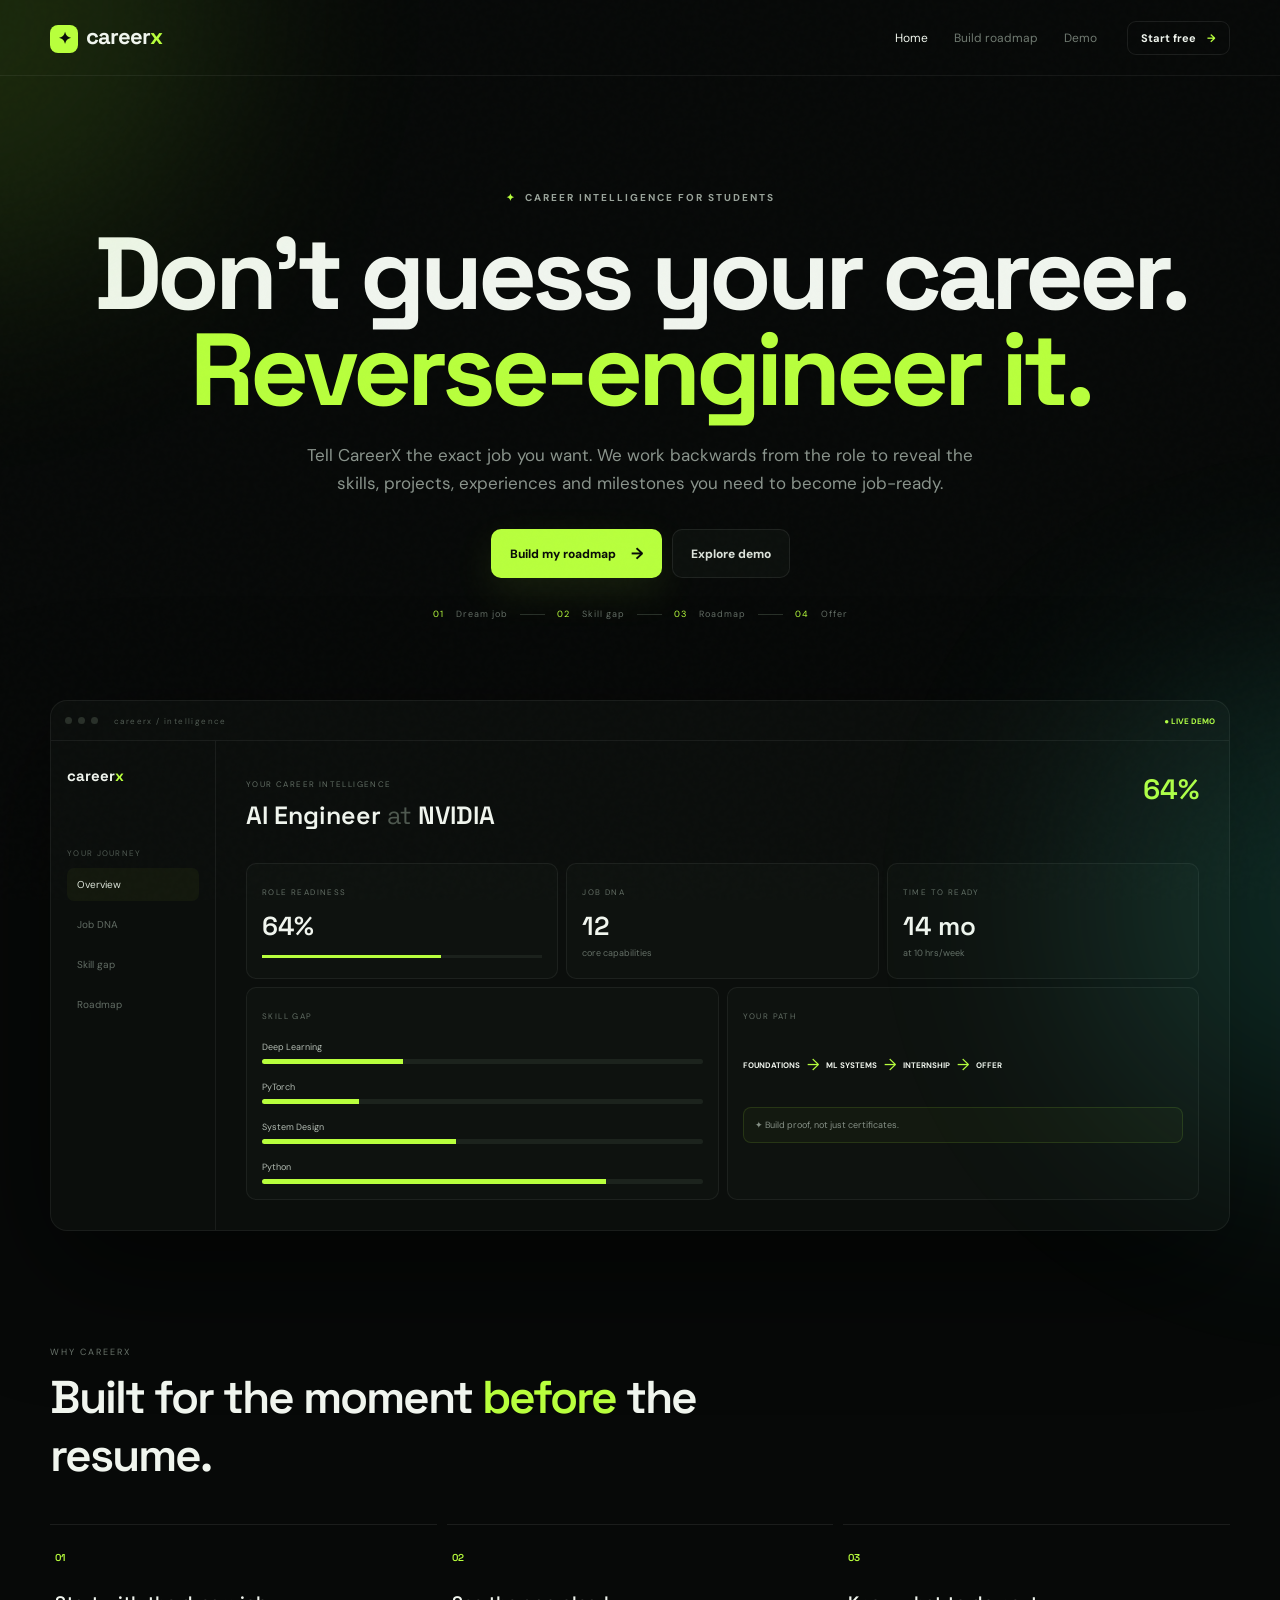
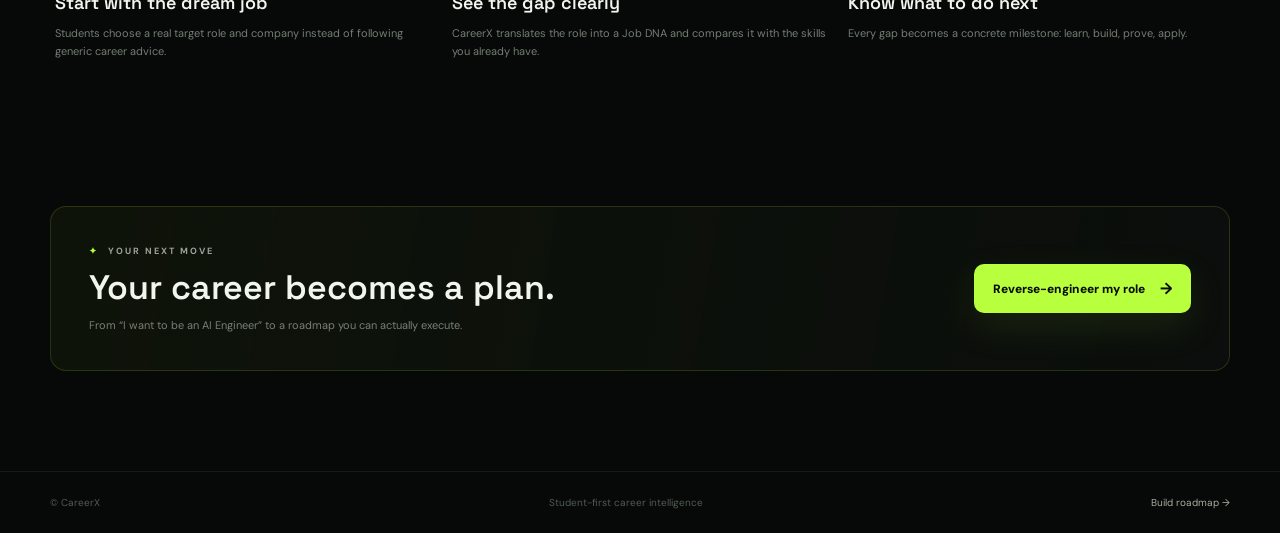
<file: index.html>
<!doctype html>
<html lang="en">
<head>
<meta charset="utf-8"><meta name="viewport" content="width=device-width,initial-scale=1">
<meta name="theme-color" content="#b8ff3d"><meta name="description" content="CareerX reverse-engineers your dream job into a personalized student roadmap.">
<title>CareerX — Decode your dream job</title>
<link rel="manifest" href="manifest.webmanifest"><link rel="icon" href="data:image/svg+xml,%3Csvg xmlns='http://www.w3.org/2000/svg' viewBox='0 0 100 100'%3E%3Crect width='100' height='100' rx='24' fill='%23b8ff3d'/%3E%3Ctext x='50' y='66' text-anchor='middle' font-size='58'%3E✦%3C/text%3E%3C/svg%3E">
<link rel="stylesheet" href="styles.css">
</head>
<body>
<div class="noise"></div><div class="glow g1"></div><div class="glow g2"></div>
<header class="nav">
  <a class="brand" href="index.html"><span class="brand-icon">✦</span>career<span>x</span></a>
  <nav><a href="index.html" class="active">Home</a><a href="build.html">Build roadmap</a><a href="dashboard.html">Demo</a></nav>
  <a class="nav-cta" href="build.html">Start free <span>→</span></a>
</header>
<main>
<section class="hero wrap">
  <div class="eyebrow"><span>✦</span> CAREER INTELLIGENCE FOR STUDENTS</div>
  <h1>Don't guess your career.<br><em>Reverse-engineer it.</em></h1>
  <p class="hero-sub">Tell CareerX the exact job you want. We work backwards from the role to reveal the skills, projects, experiences and milestones you need to become job-ready.</p>
  <div class="hero-actions"><a class="btn primary" href="build.html">Build my roadmap <b>→</b></a><a class="btn secondary" href="dashboard.html">Explore demo</a></div>
  <div class="proof"><span>01</span> Dream job <i></i><span>02</span> Skill gap <i></i><span>03</span> Roadmap <i></i><span>04</span> Offer</div>
</section>
<section class="product-shot wrap">
  <div class="browser-bar"><span></span><span></span><span></span><label>careerx / intelligence</label><b>● LIVE DEMO</b></div>
  <div class="shot-body">
    <aside><div class="side-brand">career<span>x</span></div><small>YOUR JOURNEY</small><a class="side-active">Overview</a><a>Job DNA</a><a>Skill gap</a><a>Roadmap</a></aside>
    <div class="shot-main">
      <div class="shot-title"><div><small>YOUR CAREER INTELLIGENCE</small><h2>AI Engineer <span>at</span> NVIDIA</h2></div><strong>64%</strong></div>
      <div class="shot-cards"><div><small>ROLE READINESS</small><b>64%</b><i></i></div><div><small>JOB DNA</small><b>12</b><p>core capabilities</p></div><div><small>TIME TO READY</small><b>14 mo</b><p>at 10 hrs/week</p></div></div>
      <div class="shot-grid"><div class="shot-panel"><small>SKILL GAP</small><div class="fakebar"><label>Deep Learning</label><span><i style="width:32%"></i></span></div><div class="fakebar"><label>PyTorch</label><span><i style="width:22%"></i></span></div><div class="fakebar"><label>System Design</label><span><i style="width:44%"></i></span></div><div class="fakebar"><label>Python</label><span><i style="width:78%"></i></span></div></div><div class="shot-panel"><small>YOUR PATH</small><div class="path-mini"><b>FOUNDATIONS</b><span>→</span><b>ML SYSTEMS</b><span>→</span><b>INTERNSHIP</b><span>→</span><b>OFFER</b></div><div class="quote-mini">✦ Build proof, not just certificates.</div></div></div>
    </div>
  </div>
</section>
<section class="wrap feature-section">
  <div class="section-label">WHY CAREERX</div><h2>Built for the moment <em>before</em> the resume.</h2>
  <div class="features">
    <article><span>01</span><h3>Start with the dream job</h3><p>Students choose a real target role and company instead of following generic career advice.</p></article>
    <article><span>02</span><h3>See the gap clearly</h3><p>CareerX translates the role into a Job DNA and compares it with the skills you already have.</p></article>
    <article><span>03</span><h3>Know what to do next</h3><p>Every gap becomes a concrete milestone: learn, build, prove, apply.</p></article>
  </div>
</section>
<section class="wrap closing"><div><div class="eyebrow"><span>✦</span> YOUR NEXT MOVE</div><h2>Your career becomes a plan.</h2><p>From “I want to be an AI Engineer” to a roadmap you can actually execute.</p></div><a class="btn primary" href="build.html">Reverse-engineer my role <b>→</b></a></section>
</main>
<footer><span>© CareerX</span><span>Student-first career intelligence</span><a href="build.html">Build roadmap →</a></footer>
<script src="app.js"></script>
</body></html>
</file>
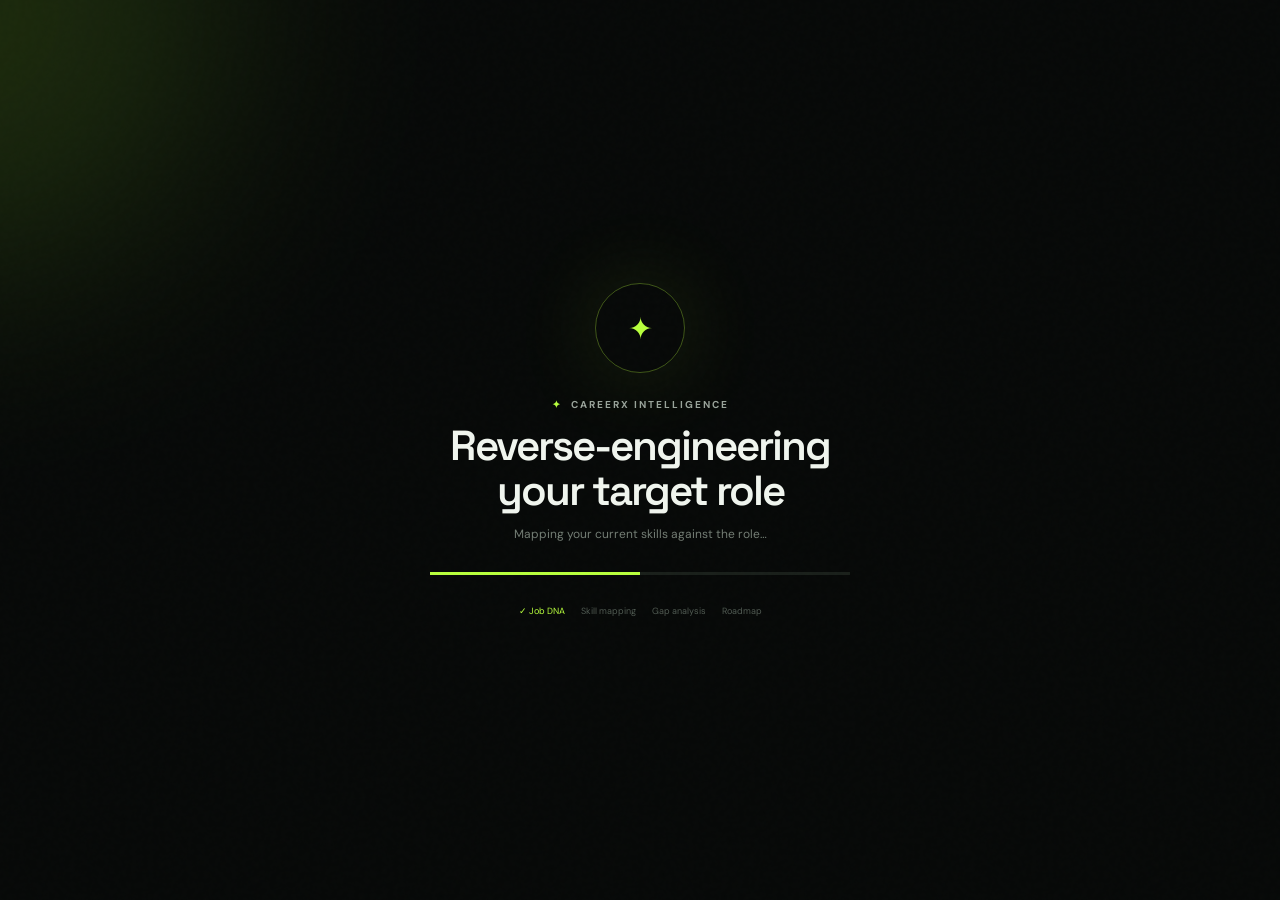
<file: analyze.html>
<!doctype html><html lang="en"><head><meta charset="utf-8"><meta name="viewport" content="width=device-width,initial-scale=1"><meta name="theme-color" content="#b8ff3d"><title>Analyzing — CareerX</title><link rel="stylesheet" href="styles.css"></head><body class="center-page"><div class="noise"></div><div class="glow g1"></div><main class="analysis"><div class="analysis-orb">✦</div><div class="eyebrow"><span>✦</span> CAREERX INTELLIGENCE</div><h1>Reverse-engineering<br>your target role</h1><p id="analysisText">Extracting the signals that matter for your dream job.</p><div class="progress"><i id="progress"></i></div><div class="analysis-steps"><span class="on">✓ Job DNA</span><span>Skill mapping</span><span>Gap analysis</span><span>Roadmap</span></div></main><script>let p=0;const bar=document.getElementById('progress'),t=document.getElementById('analysisText'),msgs=['Extracting job DNA from the target role…','Mapping your current skills against the role…','Finding your highest-leverage gaps…','Building your personalized execution plan…'];const timer=setInterval(()=>{p+=25;bar.style.width=p+'%';t.textContent=msgs[Math.min(p/25-1,3)];if(p>=100){clearInterval(timer);setTimeout(()=>location.href='dashboard.html',500)}},500)</script></body></html>
</file>
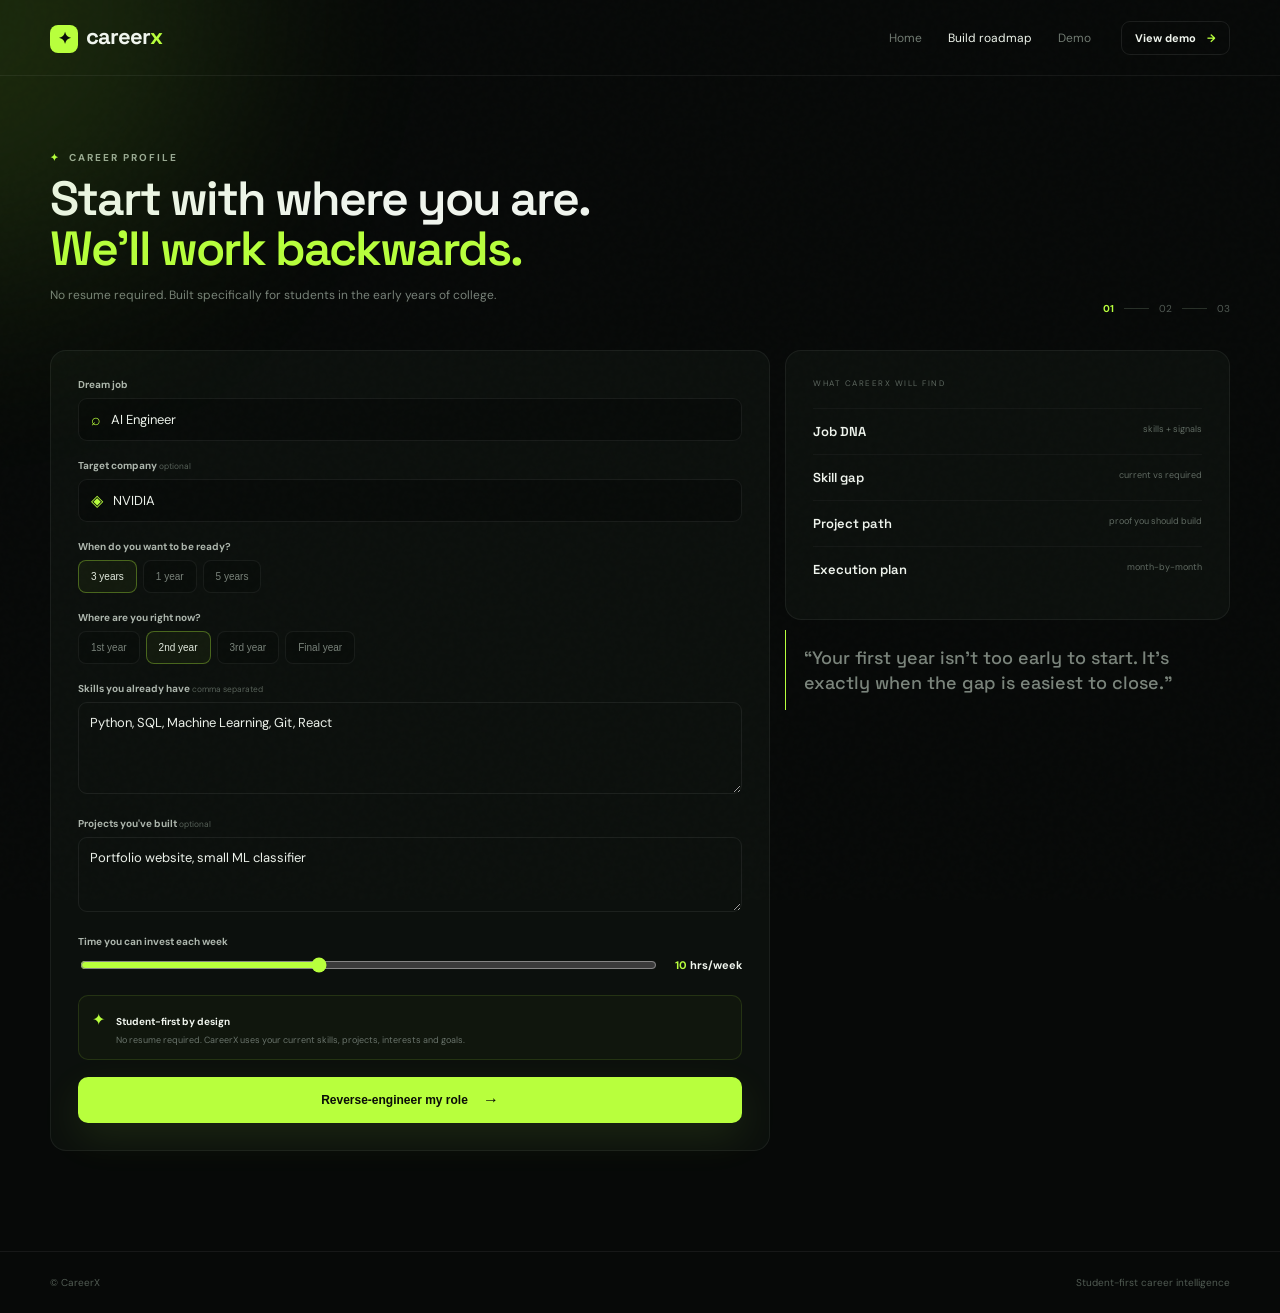
<file: build.html>
<!doctype html>
<html lang="en">
<head><meta charset="utf-8"><meta name="viewport" content="width=device-width,initial-scale=1"><meta name="theme-color" content="#b8ff3d">
<title>Build your roadmap — CareerX</title><link rel="manifest" href="manifest.webmanifest"><link rel="stylesheet" href="styles.css">
</head>
<body class="app-page"><div class="noise"></div><div class="glow g1"></div>
<header class="nav"><a class="brand" href="index.html"><span class="brand-icon">✦</span>career<span>x</span></a><nav><a href="index.html">Home</a><a href="build.html" class="active">Build roadmap</a><a href="dashboard.html">Demo</a></nav><a class="nav-cta" href="dashboard.html">View demo <span>→</span></a></header>
<main class="wrap form-page">
<div class="page-head"><div><div class="eyebrow"><span>✦</span> CAREER PROFILE</div><h1>Start with where you are.<br><em>We’ll work backwards.</em></h1><p>No resume required. Built specifically for students in the early years of college.</p></div><div class="stepper"><b>01</b><i></i><span>02</span><i></i><span>03</span></div></div>
<div class="form-layout">
<form class="form-card" id="careerForm">
<label>Dream job</label><div class="input-wrap"><span>⌕</span><input id="role" required value="AI Engineer" placeholder="e.g. Product Designer"></div>
<label>Target company <small>optional</small></label><div class="input-wrap"><span>◈</span><input id="company" value="NVIDIA" placeholder="e.g. Google, Microsoft, Deloitte"></div>
<label>When do you want to be ready?</label><div class="choices" data-group="time"><button type="button" class="selected" data-value="3">3 years</button><button type="button" data-value="1">1 year</button><button type="button" data-value="5">5 years</button></div>
<label>Where are you right now?</label><div class="choices" data-group="level"><button type="button" data-value="1st year">1st year</button><button type="button" class="selected" data-value="2nd year">2nd year</button><button type="button" data-value="3rd year">3rd year</button><button type="button" data-value="final year">Final year</button></div>
<label>Skills you already have <small>comma separated</small></label><textarea id="skills" rows="4">Python, SQL, Machine Learning, Git, React</textarea>
<label>Projects you've built <small>optional</small></label><textarea id="projects" rows="3" placeholder="e.g. attendance app, ML classifier, portfolio website">Portfolio website, small ML classifier</textarea>
<label>Time you can invest each week</label><div class="range"><input id="hours" type="range" min="3" max="20" value="10"><b><span id="hoursOut">10</span> hrs/week</b></div>
<div class="student-note"><span>✦</span><div><b>Student-first by design</b><p>No resume required. CareerX uses your current skills, projects, interests and goals.</p></div></div>
<button class="btn primary submit" type="submit">Reverse-engineer my role <b>→</b></button>
</form>
<aside class="form-aside"><div class="aside-card"><div class="mini-eyebrow">WHAT CAREERX WILL FIND</div><div class="finding"><b>Job DNA</b><span>skills + signals</span></div><div class="finding"><b>Skill gap</b><span>current vs required</span></div><div class="finding"><b>Project path</b><span>proof you should build</span></div><div class="finding"><b>Execution plan</b><span>month-by-month</span></div></div><div class="aside-quote">“Your first year isn't too early to start. It's exactly when the gap is easiest to close.”</div></aside>
</div></main><footer><span>© CareerX</span><span>Student-first career intelligence</span></footer><script src="app.js"></script></body></html>
</file>
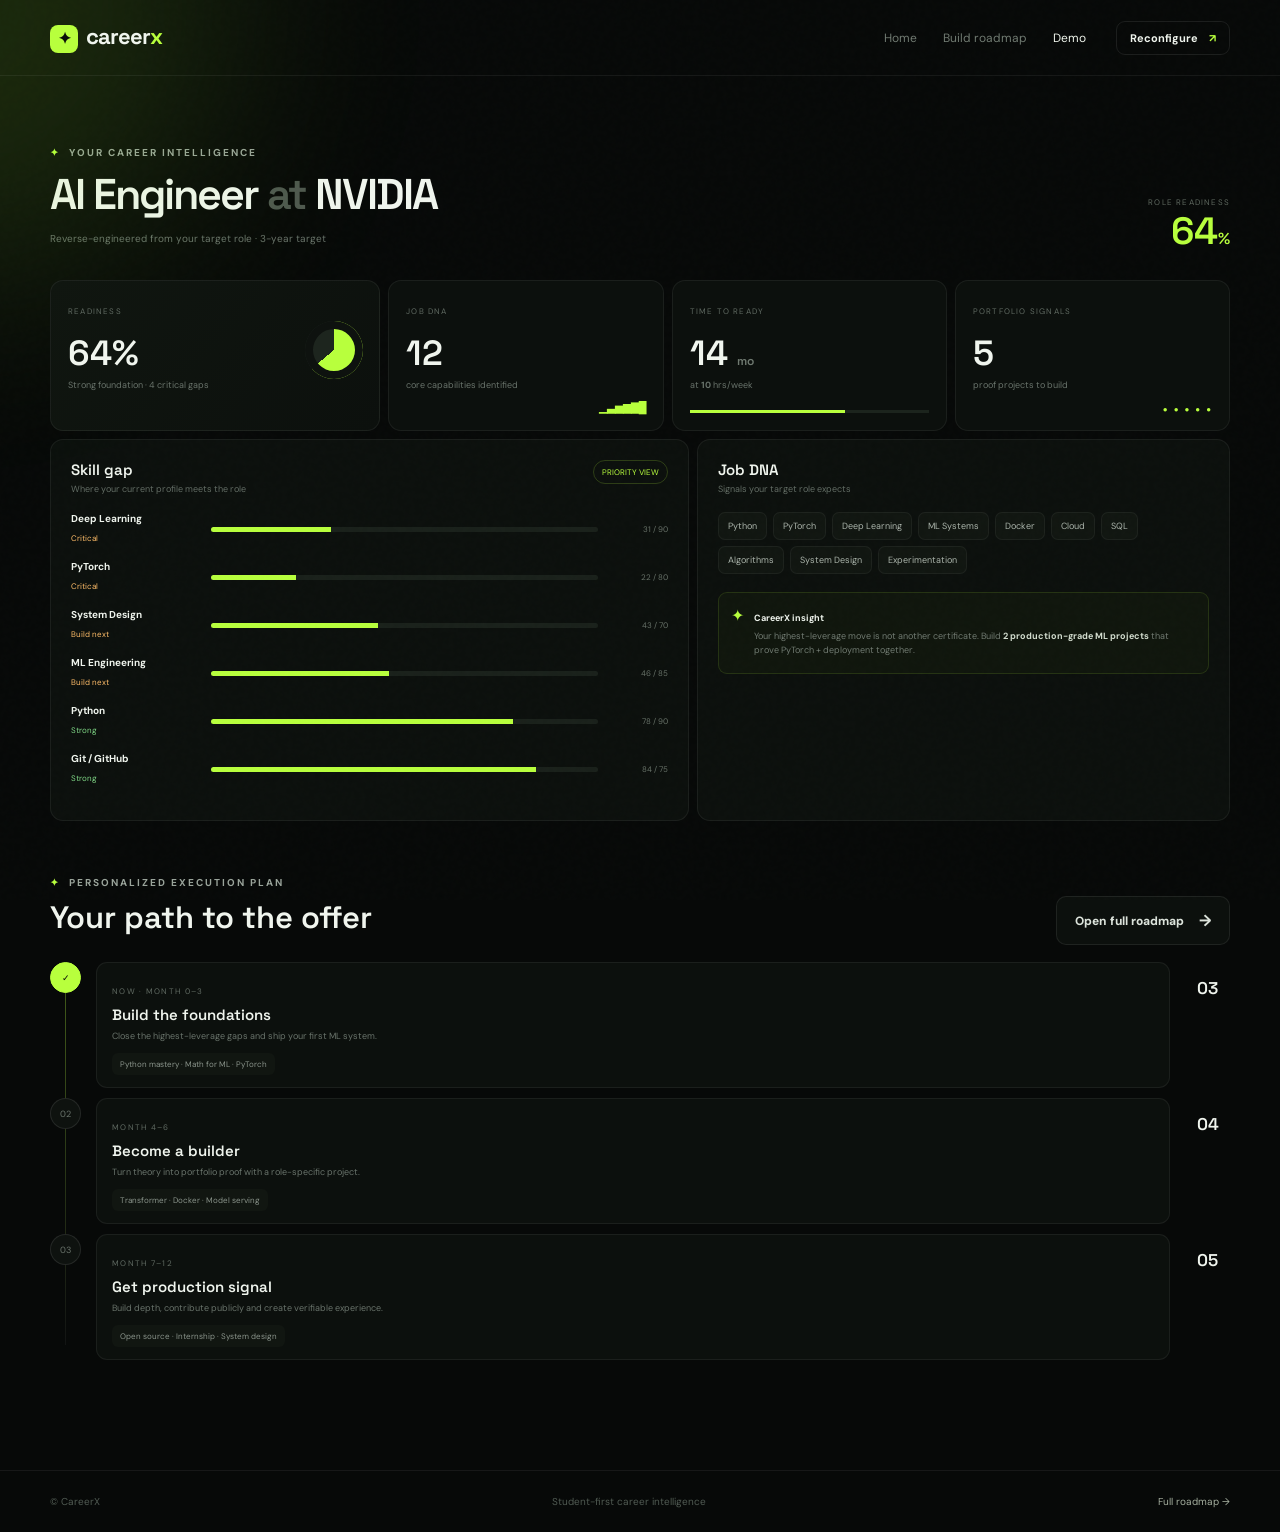
<file: dashboard.html>
<!doctype html><html lang="en"><head><meta charset="utf-8"><meta name="viewport" content="width=device-width,initial-scale=1"><meta name="theme-color" content="#b8ff3d"><title>Your Career Intelligence — CareerX</title><link rel="stylesheet" href="styles.css"></head><body class="app-page"><div class="noise"></div><div class="glow g1"></div><header class="nav"><a class="brand" href="index.html"><span class="brand-icon">✦</span>career<span>x</span></a><nav><a href="index.html">Home</a><a href="build.html">Build roadmap</a><a href="dashboard.html" class="active">Demo</a></nav><a class="nav-cta" href="build.html">Reconfigure <span>↗</span></a></header>
<main class="wrap dash">
<div class="dash-head"><div><div class="eyebrow"><span>✦</span> YOUR CAREER INTELLIGENCE</div><h1><span id="dRole">AI Engineer</span> <em>at</em> <span id="dCompany">NVIDIA</span></h1><p>Reverse-engineered from your target role · <span id="dTime">3-year</span> target</p></div><div class="readiness"><small>ROLE READINESS</small><b>64<span>%</span></b></div></div>
<div class="metrics"><div class="metric accent"><small>READINESS</small><strong>64%</strong><p>Strong foundation · 4 critical gaps</p><div class="metric-ring"></div></div><div class="metric"><small>JOB DNA</small><strong>12</strong><p>core capabilities identified</p><div class="spark">▁▃▅▆▇█</div></div><div class="metric"><small>TIME TO READY</small><strong>14 <i>mo</i></strong><p>at <b id="dHours">10</b> hrs/week</p><div class="thinbar"><i></i></div></div><div class="metric"><small>PORTFOLIO SIGNALS</small><strong>5</strong><p>proof projects to build</p><div class="signal">● ● ● ● ●</div></div></div>
<div class="dash-grid"><section class="panel"><div class="panel-head"><div><b>Skill gap</b><span>Where your current profile meets the role</span></div><span class="tag">PRIORITY VIEW</span></div>
<div class="skill"><div><b>Deep Learning</b><small>Critical</small></div><span><i style="width:31%"></i></span><em>31 / 90</em></div>
<div class="skill"><div><b>PyTorch</b><small>Critical</small></div><span><i style="width:22%"></i></span><em>22 / 80</em></div>
<div class="skill"><div><b>System Design</b><small>Build next</small></div><span><i style="width:43%"></i></span><em>43 / 70</em></div>
<div class="skill"><div><b>ML Engineering</b><small>Build next</small></div><span><i style="width:46%"></i></span><em>46 / 85</em></div>
<div class="skill"><div><b>Python</b><small class="good">Strong</small></div><span><i style="width:78%"></i></span><em>78 / 90</em></div>
<div class="skill"><div><b>Git / GitHub</b><small class="good">Strong</small></div><span><i style="width:84%"></i></span><em>84 / 75</em></div></section>
<section class="panel dna"><div class="panel-head"><div><b>Job DNA</b><span>Signals your target role expects</span></div></div><div class="chips"><span>Python</span><span>PyTorch</span><span>Deep Learning</span><span>ML Systems</span><span>Docker</span><span>Cloud</span><span>SQL</span><span>Algorithms</span><span>System Design</span><span>Experimentation</span></div><div class="insight"><span>✦</span><div><b>CareerX insight</b><p>Your highest-leverage move is not another certificate. Build <strong>2 production-grade ML projects</strong> that prove PyTorch + deployment together.</p></div></div></section></div>
<div class="road-head"><div><div class="eyebrow"><span>✦</span> PERSONALIZED EXECUTION PLAN</div><h2>Your path to the offer</h2></div><a class="btn secondary" href="roadmap.html">Open full roadmap <b>→</b></a></div>
<div class="timeline"><a class="phase done" href="roadmap.html#phase1"><span class="dot">✓</span><div><small>NOW · MONTH 0–3</small><h3>Build the foundations</h3><p>Close the highest-leverage gaps and ship your first ML system.</p><span class="mini-tags">Python mastery · Math for ML · PyTorch</span></div><b>03</b></a>
<a class="phase" href="roadmap.html#phase2"><span class="dot">02</span><div><small>MONTH 4–6</small><h3>Become a builder</h3><p>Turn theory into portfolio proof with a role-specific project.</p><span class="mini-tags">Transformer · Docker · Model serving</span></div><b>04</b></a>
<a class="phase" href="roadmap.html#phase3"><span class="dot">03</span><div><small>MONTH 7–12</small><h3>Get production signal</h3><p>Build depth, contribute publicly and create verifiable experience.</p><span class="mini-tags">Open source · Internship · System design</span></div><b>05</b></a></div>
</main><footer><span>© CareerX</span><span>Student-first career intelligence</span><a href="roadmap.html">Full roadmap →</a></footer><script src="app.js"></script></body></html>
</file>
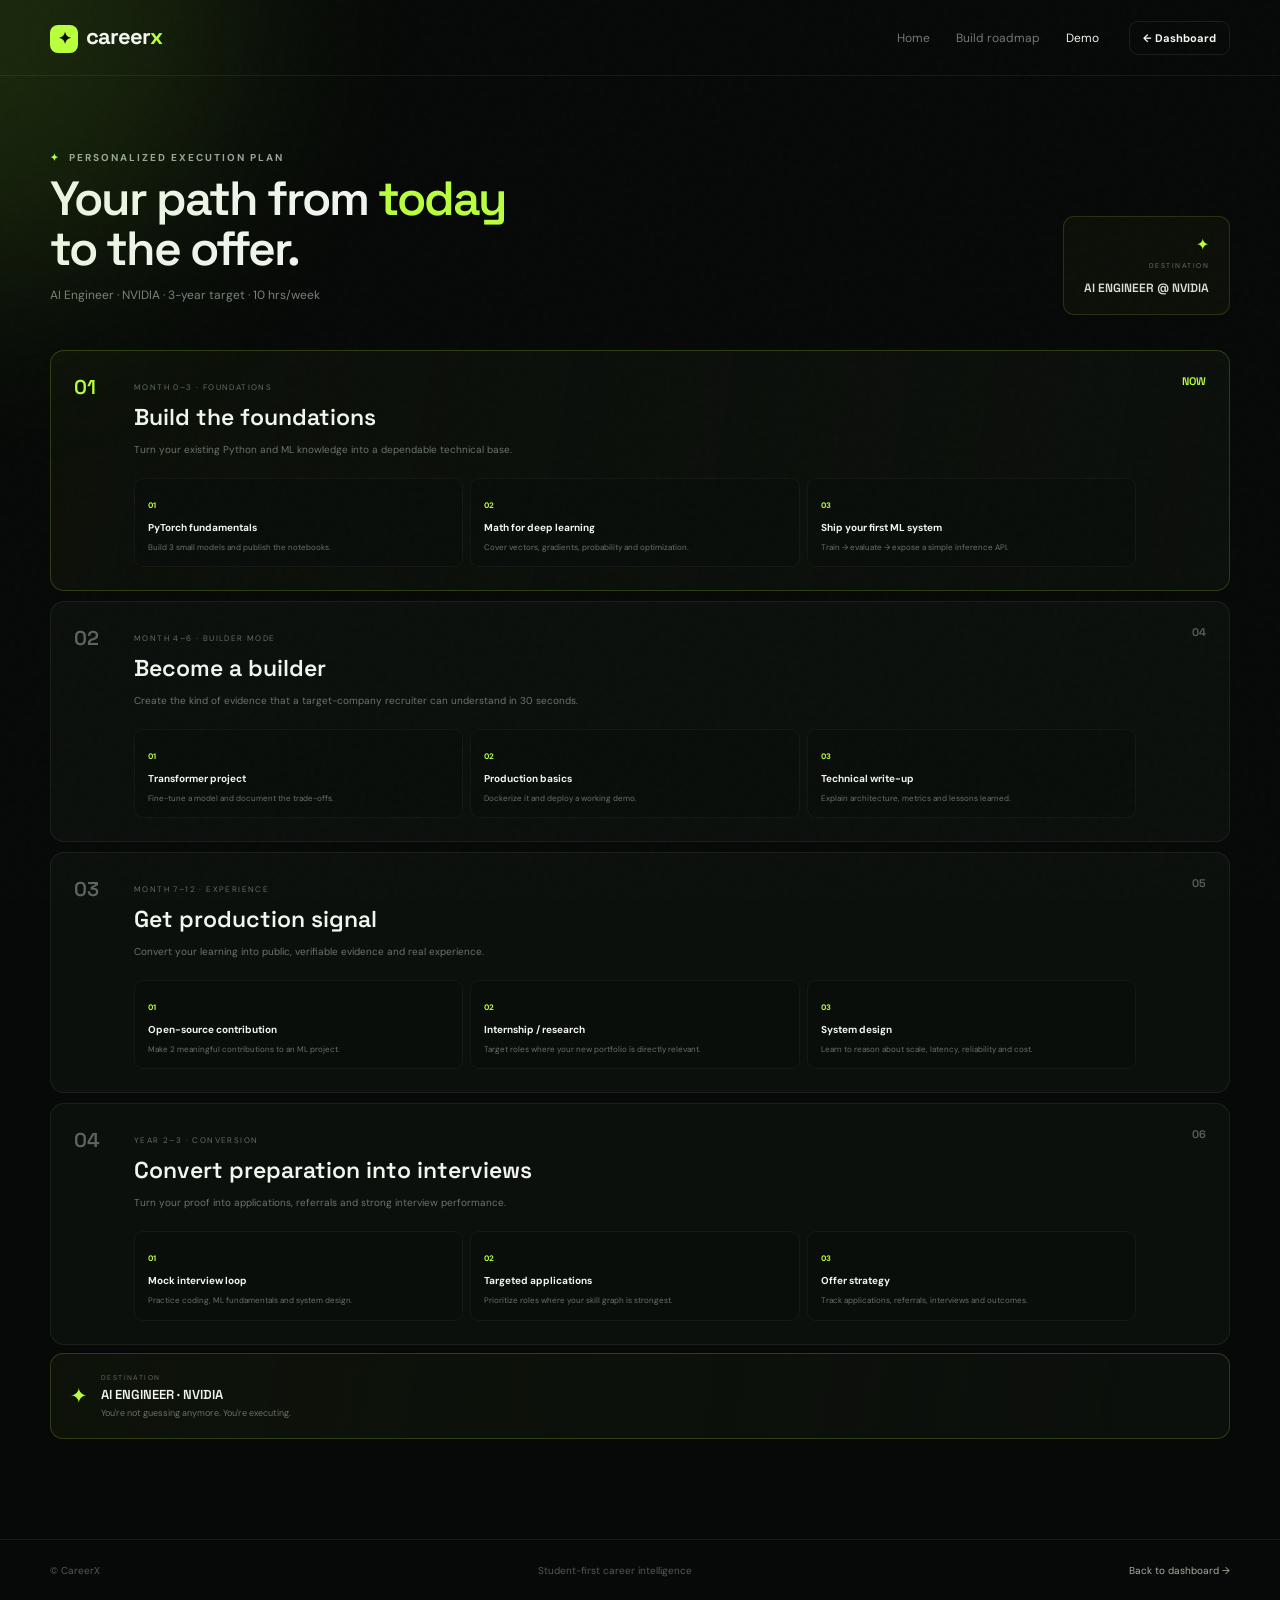
<file: roadmap.html>
<!doctype html><html lang="en"><head><meta charset="utf-8"><meta name="viewport" content="width=device-width,initial-scale=1"><meta name="theme-color" content="#b8ff3d"><title>Roadmap — CareerX</title><link rel="stylesheet" href="styles.css"></head><body class="app-page"><div class="noise"></div><div class="glow g1"></div><header class="nav"><a class="brand" href="index.html"><span class="brand-icon">✦</span>career<span>x</span></a><nav><a href="index.html">Home</a><a href="build.html">Build roadmap</a><a href="dashboard.html" class="active">Demo</a></nav><a class="nav-cta" href="dashboard.html">← Dashboard</a></header>
<main class="wrap roadmap-page"><div class="page-head"><div><div class="eyebrow"><span>✦</span> PERSONALIZED EXECUTION PLAN</div><h1>Your path from <em>today</em><br>to the offer.</h1><p>AI Engineer · NVIDIA · 3-year target · 10 hrs/week</p></div><div class="destination">✦<span>DESTINATION</span><b>AI ENGINEER @ NVIDIA</b></div></div>
<div class="roadmap-list">
<article id="phase1" class="road-card done"><div class="road-index">01</div><div class="road-content"><small>MONTH 0–3 · FOUNDATIONS</small><h2>Build the foundations</h2><p>Turn your existing Python and ML knowledge into a dependable technical base.</p><div class="milestones"><div><b>01</b><strong>PyTorch fundamentals</strong><span>Build 3 small models and publish the notebooks.</span></div><div><b>02</b><strong>Math for deep learning</strong><span>Cover vectors, gradients, probability and optimization.</span></div><div><b>03</b><strong>Ship your first ML system</strong><span>Train → evaluate → expose a simple inference API.</span></div></div></div><div class="score">NOW</div></article>
<article id="phase2" class="road-card"><div class="road-index">02</div><div class="road-content"><small>MONTH 4–6 · BUILDER MODE</small><h2>Become a builder</h2><p>Create the kind of evidence that a target-company recruiter can understand in 30 seconds.</p><div class="milestones"><div><b>01</b><strong>Transformer project</strong><span>Fine-tune a model and document the trade-offs.</span></div><div><b>02</b><strong>Production basics</strong><span>Dockerize it and deploy a working demo.</span></div><div><b>03</b><strong>Technical write-up</strong><span>Explain architecture, metrics and lessons learned.</span></div></div></div><div class="score">04</div></article>
<article id="phase3" class="road-card"><div class="road-index">03</div><div class="road-content"><small>MONTH 7–12 · EXPERIENCE</small><h2>Get production signal</h2><p>Convert your learning into public, verifiable evidence and real experience.</p><div class="milestones"><div><b>01</b><strong>Open-source contribution</strong><span>Make 2 meaningful contributions to an ML project.</span></div><div><b>02</b><strong>Internship / research</strong><span>Target roles where your new portfolio is directly relevant.</span></div><div><b>03</b><strong>System design</strong><span>Learn to reason about scale, latency, reliability and cost.</span></div></div></div><div class="score">05</div></article>
<article id="phase4" class="road-card"><div class="road-index">04</div><div class="road-content"><small>YEAR 2–3 · CONVERSION</small><h2>Convert preparation into interviews</h2><p>Turn your proof into applications, referrals and strong interview performance.</p><div class="milestones"><div><b>01</b><strong>Mock interview loop</strong><span>Practice coding, ML fundamentals and system design.</span></div><div><b>02</b><strong>Targeted applications</strong><span>Prioritize roles where your skill graph is strongest.</span></div><div><b>03</b><strong>Offer strategy</strong><span>Track applications, referrals, interviews and outcomes.</span></div></div></div><div class="score">06</div></article>
</div><div class="finish"><span>✦</span><div><small>DESTINATION</small><b>AI ENGINEER · NVIDIA</b><p>You're not guessing anymore. You're executing.</p></div></div>
</main><footer><span>© CareerX</span><span>Student-first career intelligence</span><a href="dashboard.html">Back to dashboard →</a></footer></body></html>
</file>
<file: styles.css>
@import url('https://fonts.googleapis.com/css2?family=DM+Sans:wght@400;500;600;700&family=Space+Grotesk:wght@500;600;700&display=swap');
:root{--bg:#070908;--panel:#0c100d;--line:#ffffff10;--muted:#737d74;--text:#f0f5ee;--lime:#b8ff3d;--lime2:#d5ff86}*{box-sizing:border-box}html{scroll-behavior:smooth}body{margin:0;background:var(--bg);color:var(--text);font-family:"DM Sans",sans-serif}a{text-decoration:none;color:inherit}.noise{position:fixed;inset:0;pointer-events:none;opacity:.035;background-image:url("data:image/svg+xml,%3Csvg viewBox='0 0 180 180' xmlns='http://www.w3.org/2000/svg'%3E%3Cfilter id='n'%3E%3CfeTurbulence type='fractalNoise' baseFrequency='.9' numOctaves='3' stitchTiles='stitch'/%3E%3C/filter%3E%3Crect width='100%25' height='100%25' filter='url(%23n)' opacity='.45'/%3E%3C/svg%3E")}.glow{position:fixed;border-radius:50%;filter:blur(120px);pointer-events:none;opacity:.14}.g1{width:520px;height:520px;background:#9eff2f;left:-300px;top:-250px}.g2{width:500px;height:500px;background:#47f4cf;right:-300px;bottom:-250px}.wrap{width:min(1180px,calc(100% - 40px));margin:auto}.nav{height:76px;border-bottom:1px solid var(--line);display:flex;align-items:center;padding:0 max(20px,calc((100% - 1180px)/2));position:relative;z-index:3}.brand{font:700 22px "Space Grotesk";letter-spacing:-1px}.brand>span:last-child{color:var(--lime)}.brand-icon{display:inline-grid;place-items:center;width:28px;height:28px;border-radius:8px;background:var(--lime);color:#0a0d08;margin-right:8px;font-size:16px}.nav nav{display:flex;gap:26px;margin-left:auto;margin-right:30px}.nav nav a{font-size:12px;color:#707a71}.nav nav a.active,.nav nav a:hover{color:#eef4eb}.nav-cta{border:1px solid #ffffff16;border-radius:9px;padding:9px 13px;font-size:11px;font-weight:700}.nav-cta span{color:var(--lime);margin-left:8px}.eyebrow{font-size:10px;letter-spacing:2px;color:#9aa49b;font-weight:700}.eyebrow span{color:var(--lime);margin-right:5px}.hero{text-align:center;padding:115px 0 80px}.hero h1{font:700 clamp(58px,8vw,104px)/.94 "Space Grotesk";letter-spacing:-5px;margin:22px 0}.hero h1 em,.page-head h1 em{color:var(--lime);font-style:normal}.hero-sub{max-width:680px;margin:auto;color:#8a948c;font-size:17px;line-height:1.7}.hero-actions{display:flex;justify-content:center;gap:10px;margin-top:31px}.btn{display:inline-flex;align-items:center;justify-content:center;gap:15px;border-radius:10px;padding:13px 18px;font-weight:800;font-size:12px;border:1px solid transparent;cursor:pointer}.btn b{font-size:16px}.btn.primary{background:var(--lime);color:#090c08;box-shadow:0 14px 40px #b8ff3d18}.btn.secondary{background:#0c100d;border-color:#ffffff14;color:#dce3db}.proof{display:flex;justify-content:center;gap:12px;align-items:center;color:#626c64;font-size:9px;letter-spacing:1px;margin-top:30px}.proof span{color:var(--lime)}.proof i{width:25px;height:1px;background:#283028}.product-shot{border:1px solid var(--line);border-radius:17px;overflow:hidden;background:#0b0e0c;box-shadow:0 40px 120px #0009}.browser-bar{height:40px;border-bottom:1px solid var(--line);display:flex;align-items:center;gap:6px;padding:0 14px}.browser-bar>span{width:7px;height:7px;border-radius:50%;background:#293029}.browser-bar label{font-size:8px;letter-spacing:1.4px;color:#515b53;margin-left:10px}.browser-bar b{margin-left:auto;font-size:8px;color:var(--lime)}.shot-body{display:grid;grid-template-columns:165px 1fr;min-height:460px}.shot-body aside{border-right:1px solid var(--line);padding:25px 16px}.side-brand{font:700 15px "Space Grotesk";margin-bottom:55px}.side-brand span{color:var(--lime)}.shot-body aside small{font-size:8px;letter-spacing:1.3px;color:#505a52}.shot-body aside a{display:block;font-size:10px;color:#626c64;padding:10px;border-radius:7px;margin-top:7px}.shot-body aside .side-active{background:#b8ff3d0b;color:#dfe7dc}.shot-main{padding:30px}.shot-title{display:flex;justify-content:space-between}.shot-title small,.shot-cards small,.shot-panel>small{font-size:8px;letter-spacing:1.4px;color:#626d64}.shot-title h2{font:600 25px "Space Grotesk";margin:7px 0}.shot-title h2 span{color:#4e584f;font-weight:400}.shot-title>strong{font:600 28px "Space Grotesk";color:var(--lime)}.shot-cards{display:grid;grid-template-columns:repeat(3,1fr);gap:8px;margin:25px 0 8px}.shot-cards>div,.shot-panel{background:#0e120f;border:1px solid var(--line);border-radius:10px;padding:15px}.shot-cards b{display:block;font:600 26px "Space Grotesk";margin-top:9px}.shot-cards p{font-size:9px;color:#657067;margin:4px 0}.shot-cards i{display:block;height:3px;background:linear-gradient(90deg,var(--lime) 64%,#1b211c 64%);margin-top:12px}.shot-grid{display:grid;grid-template-columns:1fr 1fr;gap:8px}.shot-panel{min-height:180px}.fakebar{margin-top:17px}.fakebar label{display:block;font-size:9px;color:#b2bbb2;margin-bottom:6px}.fakebar>span{display:block;height:5px;border-radius:5px;background:#1c231d;overflow:hidden}.fakebar i{display:block;height:100%;background:var(--lime)}.path-mini{display:flex;gap:7px;align-items:center;flex-wrap:wrap;margin-top:30px}.path-mini b{font-size:8px}.path-mini span{color:var(--lime)}.quote-mini{border:1px solid #b8ff3d20;background:#b8ff3d08;border-radius:8px;padding:11px;margin-top:32px;font-size:9px;color:#879187}.feature-section{padding:115px 0}.section-label{font-size:9px;letter-spacing:2px;color:#69736b}.feature-section h2{font:600 46px "Space Grotesk";letter-spacing:-2px;margin:10px 0 40px;max-width:720px}.feature-section h2 em{color:var(--lime);font-style:normal}.features{display:grid;grid-template-columns:repeat(3,1fr);gap:10px}.features article{border-top:1px solid #ffffff15;padding:20px 5px}.features article>span{color:var(--lime);font:600 10px "Space Grotesk"}.features h3{font:600 18px "Space Grotesk";margin:25px 0 8px}.features p{color:#737d74;font-size:11px;line-height:1.6}.closing{border:1px solid #b8ff3d26;background:linear-gradient(100deg,#b8ff3d0b,#0b0e0c);border-radius:16px;padding:38px;display:flex;justify-content:space-between;align-items:center;margin-bottom:100px}.closing h2{font:600 34px "Space Grotesk";margin:9px 0}.closing p{color:#778078;font-size:11px;margin:0}.closing .eyebrow{font-size:9px}footer{border-top:1px solid var(--line);padding:24px max(20px,calc((100% - 1180px)/2));display:flex;justify-content:space-between;color:#515b53;font-size:10px}footer a{color:#a5af9f}.form-page{padding:75px 0 100px}.page-head{display:flex;justify-content:space-between;align-items:end;margin-bottom:35px}.page-head h1{font:600 48px/1.05 "Space Grotesk";letter-spacing:-2px;margin:10px 0}.page-head p{color:#778078;font-size:12px}.stepper{display:flex;gap:10px;align-items:center;color:#515a53;font-size:10px}.stepper b{color:var(--lime)}.stepper i{height:1px;width:25px;background:#283028}.form-layout{display:grid;grid-template-columns:minmax(0,720px) 1fr;gap:15px}.form-card,.aside-card{border:1px solid var(--line);background:#0c100d;border-radius:16px;padding:27px}.form-card label{display:block;font-size:10px;font-weight:700;color:#adb6ad;margin:0 0 7px}.form-card label small{color:#566058;font-weight:400}.input-wrap{display:flex;gap:10px;align-items:center;border:1px solid #ffffff12;background:#080b09;border-radius:9px;padding:0 12px;margin-bottom:18px}.input-wrap span{color:var(--lime)}.input-wrap input,.form-card textarea{width:100%;background:transparent;border:0;outline:0;color:#edf2eb;font:13px "DM Sans"}.input-wrap input{padding:12px 0}.form-card textarea{border:1px solid #ffffff12;border-radius:9px;padding:11px;resize:vertical;margin-bottom:18px}.choices{display:flex;gap:6px;flex-wrap:wrap;margin-bottom:18px}.choices button{background:#090d0a;border:1px solid #ffffff10;color:#788179;border-radius:8px;padding:10px 12px;font-size:10px;cursor:pointer}.choices button.selected{border-color:#b8ff3d55;background:#b8ff3d0b;color:#e3ebdf}.range{display:flex;align-items:center;gap:16px;margin-bottom:20px}.range input{flex:1;accent-color:var(--lime)}.range b{font-size:11px;white-space:nowrap}.range b span{color:var(--lime)}.student-note{display:flex;gap:11px;border:1px solid #b8ff3d20;background:#b8ff3d07;border-radius:10px;padding:13px;margin-bottom:17px}.student-note>span{color:var(--lime)}.student-note b{font-size:10px}.student-note p{font-size:9px;color:#69736b;margin:4px 0 0}.submit{width:100%}.form-aside{display:flex;flex-direction:column;gap:10px}.aside-card{height:max-content}.mini-eyebrow{font-size:8px;letter-spacing:1.5px;color:#5d675f;margin-bottom:20px}.finding{display:flex;justify-content:space-between;border-top:1px solid #ffffff09;padding:14px 0}.finding b{font:600 13px "Space Grotesk"}.finding span{font-size:9px;color:#5f6961}.aside-quote{border-left:1px solid var(--lime);padding:15px 18px;color:#7a847b;font:500 18px/1.4 "Space Grotesk"}.center-page{min-height:100vh;display:grid;place-items:center}.analysis{text-align:center;width:min(600px,90%)}.analysis-orb{width:90px;height:90px;border-radius:50%;border:1px solid #b8ff3d50;display:grid;place-items:center;margin:0 auto 25px;color:var(--lime);font-size:30px;box-shadow:0 0 90px #b8ff3d20;animation:pulse 1.7s infinite}.analysis h1{font:600 42px/1.05 "Space Grotesk";letter-spacing:-2px;margin:13px 0}.analysis p{color:#737d74;font-size:12px}.progress{height:3px;background:#1a201b;margin:30px auto;width:min(420px,90%)}.progress i{display:block;width:0;height:100%;background:var(--lime);transition:width .45s}.analysis-steps{display:flex;justify-content:center;gap:16px;flex-wrap:wrap;font-size:9px;color:#505a52}.analysis-steps .on{color:var(--lime)}@keyframes pulse{50%{transform:scale(1.04);box-shadow:0 0 110px #b8ff3d30}}.dash{padding:70px 0 100px}.dash-head{display:flex;justify-content:space-between;align-items:end;margin-bottom:25px}.dash-head h1{font:600 43px "Space Grotesk";letter-spacing:-2px;margin:8px 0 4px}.dash-head h1 em{font-style:normal;color:#4e584f}.dash-head p{color:#69736b;font-size:10px}.readiness{text-align:right}.readiness small{display:block;font-size:8px;color:#5e685f;letter-spacing:1.2px}.readiness b{font:600 38px "Space Grotesk";color:var(--lime)}.readiness b span{font-size:16px}.metrics{display:grid;grid-template-columns:1.2fr 1fr 1fr 1fr;gap:8px}.metric{min-height:150px;border:1px solid var(--line);background:#0c100d;border-radius:13px;padding:17px;position:relative}.metric.accent{background:linear-gradient(135deg,#101610,#0c100d)}.metric small{font-size:8px;letter-spacing:1.2px;color:#606a62}.metric strong{display:block;font:600 35px "Space Grotesk";margin-top:12px}.metric p{font-size:9px;color:#69736b;margin:4px 0}.metric-ring{position:absolute;right:16px;top:40px;width:58px;height:58px;border-radius:50%;background:conic-gradient(var(--lime) 0 64%,#1d251e 64%);box-shadow:inset 0 0 0 8px #0e120f}.spark,.signal{color:var(--lime);font-size:11px;position:absolute;bottom:16px}.spark{right:16px}.signal{right:16px;font-size:8px;letter-spacing:2px}.thinbar{height:3px;background:#1c241d;margin-top:19px}.thinbar i{display:block;width:65%;height:100%;background:var(--lime)}.metric strong i{font-size:12px;color:#707a71;font-style:normal}.dash-grid{display:grid;grid-template-columns:1.2fr 1fr;gap:8px;margin-top:8px}.panel{border:1px solid var(--line);background:#0c100d;border-radius:13px;padding:20px}.panel-head{display:flex;justify-content:space-between;align-items:start;margin-bottom:17px}.panel-head b{display:block;font:600 15px "Space Grotesk"}.panel-head span:not(.tag){font-size:9px;color:#626c64;display:block;margin-top:4px}.tag{font-size:8px;color:var(--lime);border:1px solid #b8ff3d30;border-radius:15px;padding:6px 8px}.skill{display:grid;grid-template-columns:130px 1fr 60px;align-items:center;gap:10px;margin:14px 0}.skill div b{display:block;font-size:10px}.skill div small{font-size:8px;color:#ffbc68}.skill div small.good{color:#80d987}.skill>span{height:5px;background:#1a211b;border-radius:5px;overflow:hidden}.skill>span i{display:block;height:100%;background:var(--lime)}.skill em{font-style:normal;text-align:right;font-size:8px;color:#677168}.chips{display:flex;flex-wrap:wrap;gap:6px}.chips span{border:1px solid #ffffff0d;background:#111611;padding:7px 9px;border-radius:7px;font-size:9px;color:#aab3aa}.insight{display:flex;gap:10px;border:1px solid #b8ff3d20;background:#b8ff3d07;border-radius:9px;padding:12px;margin-top:18px}.insight>span{color:var(--lime)}.insight b{font-size:9px}.insight p{font-size:9px;line-height:1.5;color:#707a71;margin:4px 0}.insight strong{color:#d3ddcf}.road-head{display:flex;justify-content:space-between;align-items:end;margin:55px 0 17px}.road-head h2{font:600 31px "Space Grotesk";margin:8px 0}.timeline{position:relative}.timeline:before{content:"";position:absolute;left:15px;top:17px;bottom:25px;width:1px;background:linear-gradient(#b8ff3d55,#ffffff0c)}.phase{display:grid;grid-template-columns:31px 1fr 45px;gap:15px;position:relative;padding-bottom:10px}.phase .dot{width:31px;height:31px;border:1px solid #ffffff18;background:#0e120f;border-radius:50%;display:grid;place-items:center;font-size:9px;color:#69736b;z-index:1}.phase.done .dot{background:var(--lime);color:#0a0d08;border-color:var(--lime)}.phase>div{border:1px solid var(--line);background:#0c100d;border-radius:11px;padding:15px}.phase>div small{font-size:8px;letter-spacing:1.3px;color:#606a62}.phase h3{font:600 15px "Space Grotesk";margin:6px 0}.phase p{font-size:9px;color:#69736b;margin:0 0 9px}.phase>b{font:600 17px "Space Grotesk";padding-top:15px;text-align:center}.mini-tags{font-size:8px;color:#8b958c;background:#111611;padding:6px 8px;border-radius:6px}.roadmap-page{padding:75px 0 100px}.destination{border:1px solid #b8ff3d25;background:#b8ff3d08;border-radius:11px;padding:17px 20px;text-align:right;color:var(--lime)}.destination span{display:block;color:#667067;font-size:7px;letter-spacing:1.5px;margin:6px 0}.destination b{font:600 12px "Space Grotesk";color:#d8e0d5}.roadmap-list{display:flex;flex-direction:column;gap:10px}.road-card{display:grid;grid-template-columns:60px 1fr 70px;border:1px solid var(--line);background:#0c100d;border-radius:14px;padding:23px}.road-card.done{border-color:#b8ff3d30;background:linear-gradient(100deg,#b8ff3d08,#0c100d)}.road-index{font:600 20px "Space Grotesk";color:#5b665d}.road-card.done .road-index{color:var(--lime)}.road-content>small{font-size:8px;letter-spacing:1.4px;color:#626c64}.road-content h2{font:600 23px "Space Grotesk";margin:7px 0}.road-content>p{color:#69736b;font-size:10px;max-width:680px;line-height:1.6}.milestones{display:grid;grid-template-columns:repeat(3,1fr);gap:7px;margin-top:20px}.milestones>div{border:1px solid #ffffff0b;background:#0a0e0b;border-radius:9px;padding:13px}.milestones b{color:var(--lime);font-size:8px}.milestones strong{display:block;font-size:10px;margin:8px 0}.milestones span{font-size:8px;color:#687268;line-height:1.4;display:block}.score{font:600 11px "Space Grotesk";color:#59635b;text-align:right}.road-card.done .score{color:var(--lime)}.finish{display:flex;gap:13px;align-items:center;border:1px solid #b8ff3d30;background:linear-gradient(100deg,#b8ff3d0a,#0c100d);padding:19px;border-radius:13px;margin-top:8px}.finish>span{color:var(--lime);font-size:21px}.finish small{display:block;font-size:7px;letter-spacing:1.4px;color:#5e685f}.finish b{font:600 13px "Space Grotesk";display:block;margin:4px 0}.finish p{font-size:9px;color:#687268;margin:0}@media(max-width:850px){.nav{padding:0 18px}.nav nav{display:none}.wrap{width:min(100% - 28px,1180px)}.hero{padding:85px 0 55px}.hero h1{letter-spacing:-3px}.shot-body{grid-template-columns:1fr}.shot-body aside{display:none}.shot-grid,.dash-grid,.form-layout{grid-template-columns:1fr}.metrics{grid-template-columns:1fr 1fr}.features{grid-template-columns:1fr}.page-head,.dash-head,.closing{align-items:flex-start;gap:20px;flex-direction:column}.road-card{grid-template-columns:35px 1fr}.score{display:none}.milestones{grid-template-columns:1fr}.closing .btn{width:100%}}@media(max-width:560px){.hero h1{font-size:55px}.hero-sub{font-size:14px}.hero-actions{flex-direction:column}.proof{display:none}.shot-cards,.metrics{grid-template-columns:1fr}.page-head h1,.dash-head h1{font-size:34px}.skill{grid-template-columns:105px 1fr 48px}.form-card,.panel,.road-card{padding:17px}footer{gap:10px;flex-wrap:wrap}.destination{text-align:left}}
</file>
